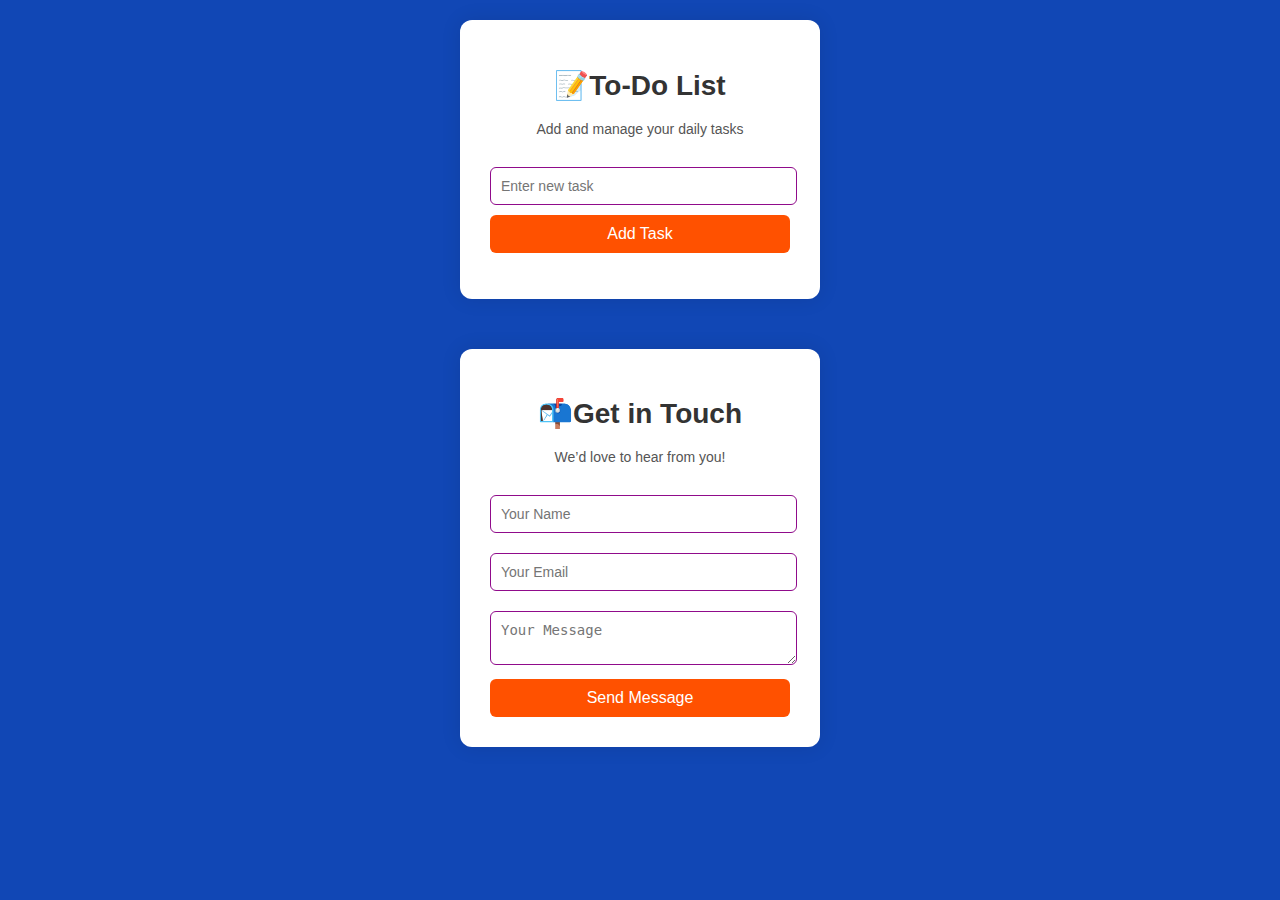
<file: index.html>
<!DOCTYPE html>
<html lang="en">
<head>
  <meta charset="UTF-8">
  <title>To-Do-list & Contact Form</title>
  <style>
    body {
      font-family: 'Segoe UI', sans-serif;
      background: #1147b5;
      margin: 0;
      padding: 20px;
      display: flex;
      flex-direction: column;
      align-items: center;
    }

    .container {
      background-color: white;
      padding: 30px;
      border-radius: 12px;
      box-shadow: 0 0 20px rgba(0, 0, 0, 0.1);
      width: 300px;
      margin-bottom: 50px;
    }

    h1 {
      font-size: 28px;
      text-align: center;
      color: #333;
    }

    p {
      font-size: 14px;
      color: #555;
      text-align: center;
      margin-bottom: 20px;
    }

    input, textarea {
      width: 95%;
      padding: 10px;
      margin: 10px 0;
      font-size: 14px;
      border-radius: 6px;
      border: 1px solid #900b8b;
    }

    button {
      width:100%;
      padding: 10px;
      background-color: #ff5100;
      color: white;
      border: none;
      font-size: 16px;
      border-radius: 6px;
      cursor: pointer;
    }

    ul {
      list-style-type: none;
      padding: 0;
      margin-top: 10px;
    }

    li {
      background: #f0f0f0;
      margin: 5px 0;
      padding: 10px;
      border-radius: 6px;
      display: flex;
      justify-content: space-between;
      align-items: center;
    }

    li.completed {
      text-decoration: line-through;
      color: #888;
    }

    .delete-btn {
      background-color: rgb(194, 20, 110);
      color: white;
      border: none;
      padding: 5px 5px;
      border-radius: 2px;
      cursor: pointer;
    }
  </style>
</head>
<body>

 
  <div class="container">
    <h1>📝To-Do List</h1>
    <p>Add and manage your daily tasks</p>
    <input type="text" id="taskInput" placeholder="Enter new task">
    <button onclick="addTask()">Add Task</button>
    <ul id="taskList"></ul>
  </div>
   
  <div class="container">
    <h1>📬Get in Touch</h1>
    <p>We’d love to hear from you!</p>
    <form onsubmit="return submitForm()">
      <input type="text" id="name" placeholder="Your Name" required>
      <input type="email" id="email" placeholder="Your Email" required>
      <textarea id="message" placeholder="Your Message" required></textarea>
      <button type="submit">Send Message</button>
    </form>
  </div>

  <script src="index.js">
    
  </script>

</body>
</html>
</file>
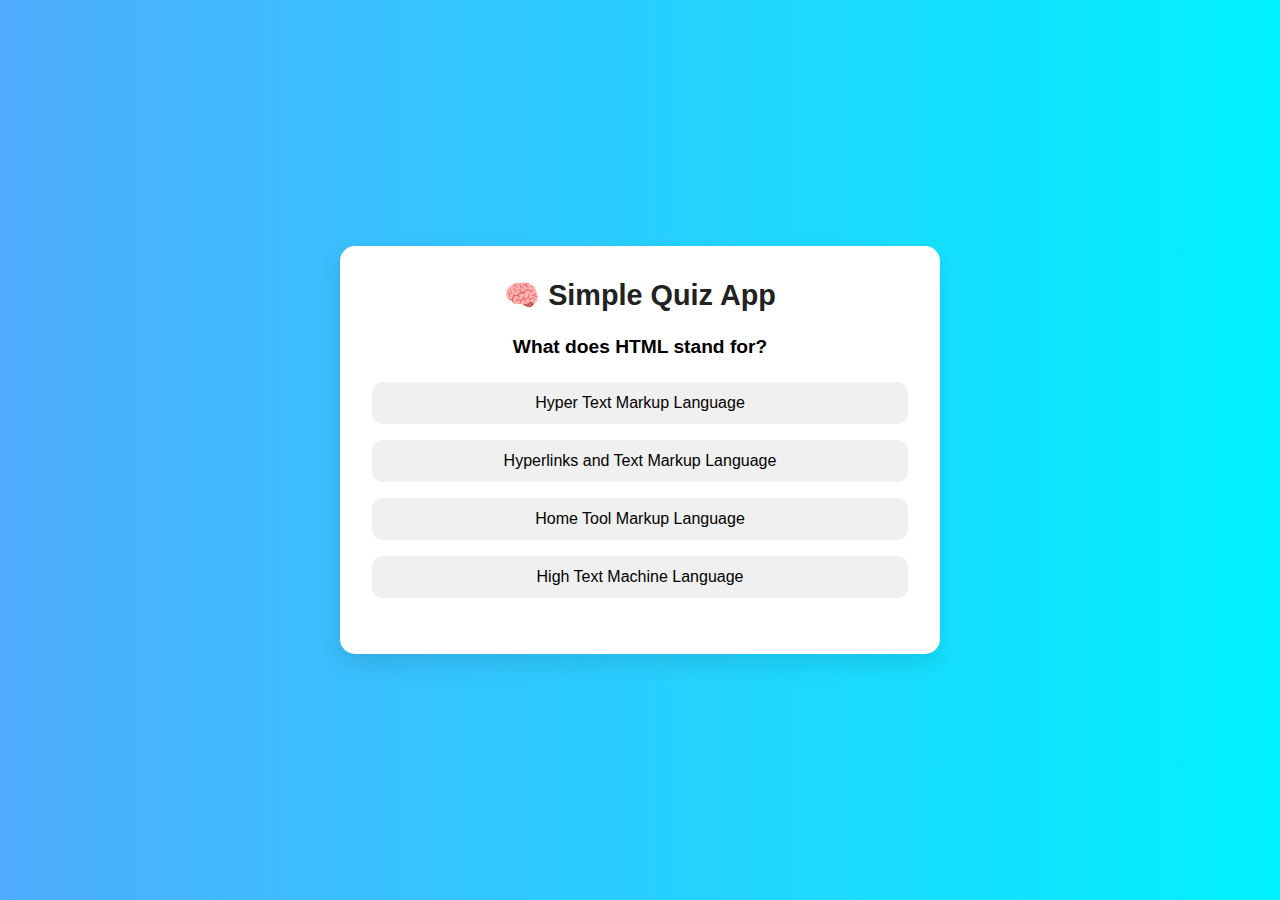
<file: quiz-app/index.html>
<!DOCTYPE html>
<html lang="en">
<head>
  <meta charset="UTF-8" />
  <meta name="viewport" content="width=device-width, initial-scale=1.0"/>
  <title>Quiz App</title>
  <link rel="stylesheet" href="style.css" />
</head>
<body>

  <div class="quiz-container">
    <h1 class="quiz-title">🧠 Simple Quiz App</h1>

    <div id="quiz-box">
      <div id="question">Question text here...</div>

      <div class="options">
        <button class="option-btn">Option 1</button>
        <button class="option-btn">Option 2</button>
        <button class="option-btn">Option 3</button>
        <button class="option-btn">Option 4</button>
      </div>

      <button id="next-btn">Next</button>
    </div>

    <div id="score-box" style="display:none;">
      <h2>Your Score: <span id="score"></span></h2>
      <button onclick="location.reload()">Restart Quiz</button>
    </div>
  </div>

  <script src="script.js"></script>
</body>
</html>
</file>
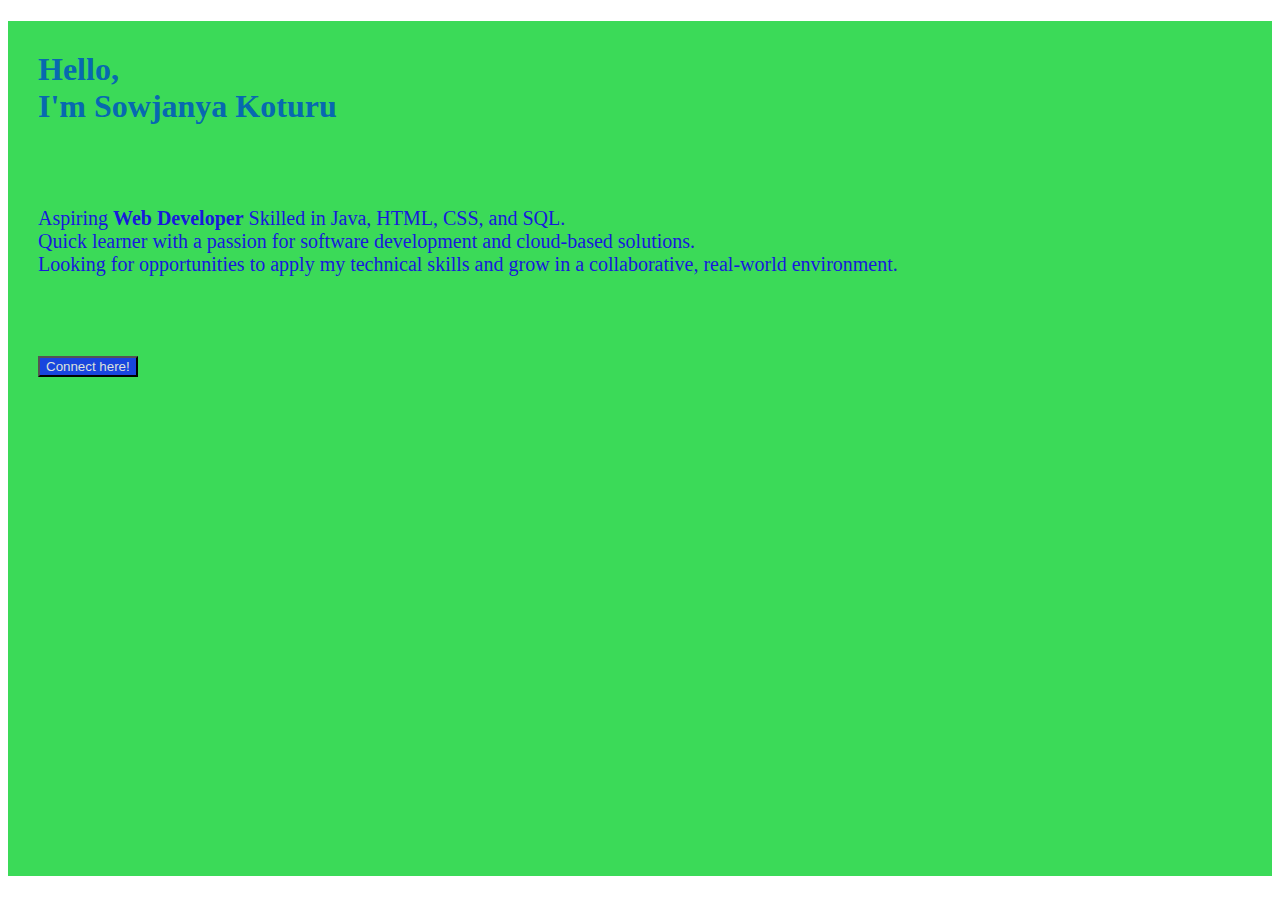
<file: 1.html>
<!DOCTYPE html>
<html lang="en">
<head>
    <meta charset="UTF-8">
    <meta name="viewport" content="width=device-width, initial-scale=1.0">
    <title>Document</title>
    <link rel="stylesheet" href="1.css">
 
</head>
<body>
    <div class="info">
        <h1>Hello,<br> I'm Sowjanya Koturu</h1>
        <p>Aspiring <b>Web Developer</b> 
            Skilled in Java, HTML, CSS, and SQL.<br>Quick learner with a passion for software development and cloud-based solutions.<br> 
            Looking for opportunities to apply my technical skills and grow in a collaborative, real-world environment.</p>
            
        <div class="a">
          <a href="https://www.linkedin.com/in/koturu-sowjanya-3577562b7/">
            <button class="button">Connect here!</button>
          </a>
    
        </div>
    </div>
    
</body>
</html>
</file>
<file: 1.css>
h1{
    color: rgb(7, 105, 176);
    text-align:justify;
    padding:30px;
}
p{
    padding:30px;
    color:rgb(24, 24, 220);
    font-family: Cambria, Cochin, Georgia, Times, 'Times New Roman', serif;
    font-size:20px;

   
}
.info{
    height:95vh;
    background-color: rgb(59, 218, 88);
    text-align:left;
}
.a{
    text-align: left;
    padding:30px;
}
.button{
    color: #dde2db;
    background-color: rgb(24, 70, 222);
    box-shadow: #690d3a;
}
</file>
<file: quiz-app/style.css>
/* RESET STYLES */
* {
  margin: 0;
  padding: 0;
  box-sizing: border-box;
}

/* BODY STYLING */
body {
  font-family: 'Segoe UI', sans-serif;
  background: linear-gradient(to right, #4facfe, #00f2fe);
  min-height: 100vh;
  display: flex;
  justify-content: center;
  align-items: center;
  padding: 2rem;
}

/* CONTAINER */
.quiz-container {
  background-color: white;
  padding: 2rem;
  border-radius: 15px;
  max-width: 600px;
  width: 100%;
  box-shadow: 0 10px 25px rgba(0,0,0,0.1);
  text-align: center;
  transition: 0.3s ease;
}
.quiz-container {
  /* existing styles... */
  animation: fadeIn 0.5s ease-in;
}

@keyframes fadeIn {
  from { opacity: 0; transform: translateY(10px); }
  to { opacity: 1; transform: translateY(0); }
}

/* TITLE */
.quiz-title {
  margin-bottom: 1.5rem;
  color: #222;
  font-size: 1.8rem;
}

/* QUESTION */
#question {
  font-size: 1.2rem;
  font-weight: 600;
  margin-bottom: 1.5rem;
}

/* OPTIONS */
.options {
  display: flex;
  flex-direction: column;
  gap: 1rem;
  margin-bottom: 1.5rem;
}

.option-btn {
  padding: 0.75rem 1rem;
  background-color: #f0f0f0;
  border: none;
  border-radius: 10px;
  cursor: pointer;
  transition: background 0.3s ease;
  font-size: 1rem;
}

.option-btn:hover {
  background-color: #d1ecff;
}

.option-btn.correct {
  background-color: #4caf50;
  color: white;
}

.option-btn.wrong {
  background-color: #f44336;
  color: white;
}

/* NEXT BUTTON */
#next-btn {
  display: none;
  background-color: #007bff;
  color: white;
  border: none;
  padding: 0.75rem 1.5rem;
  font-size: 1rem;
  border-radius: 8px;
  cursor: pointer;
}

/* SCORE BOX */
#score-box {
  display: none;
  padding: 2rem 0;
}

#score-box h2 {
  font-size: 1.5rem;
  margin-bottom: 1rem;
}

/* RESPONSIVE DESIGN */
@media (max-width: 768px) {
  .quiz-container {
    padding: 1.5rem;
  }

  .quiz-title {
    font-size: 1.5rem;
  }

  #question {
    font-size: 1.1rem;
  }

  .option-btn {
    font-size: 0.95rem;
  }
}

@media (max-width: 480px) {
  .quiz-container {
    padding: 1rem;
  }

  .quiz-title {
    font-size: 1.3rem;
  }

  #question {
    font-size: 1rem;
  }

  .option-btn {
    font-size: 0.9rem;
    padding: 0.6rem;
  }

  #next-btn {
    width: 100%;
    font-size: 1rem;
  }
}
</file>
